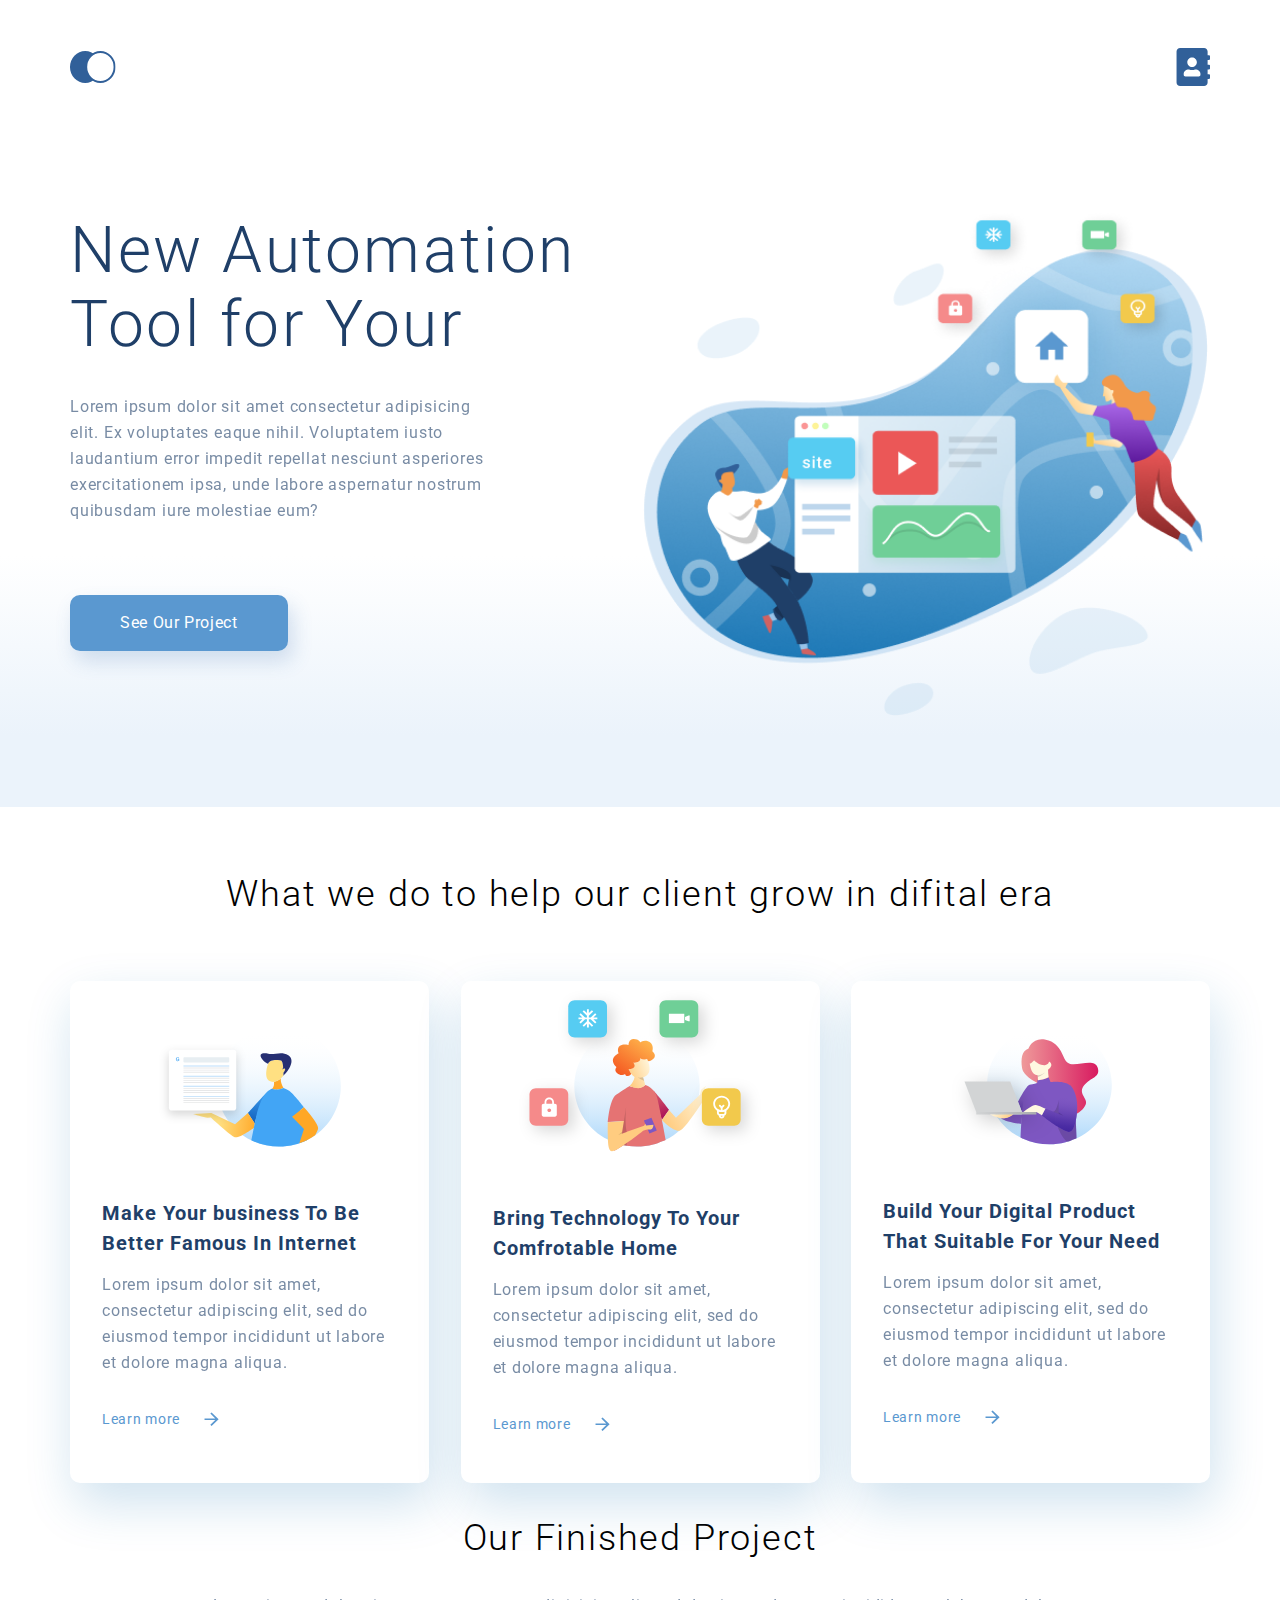
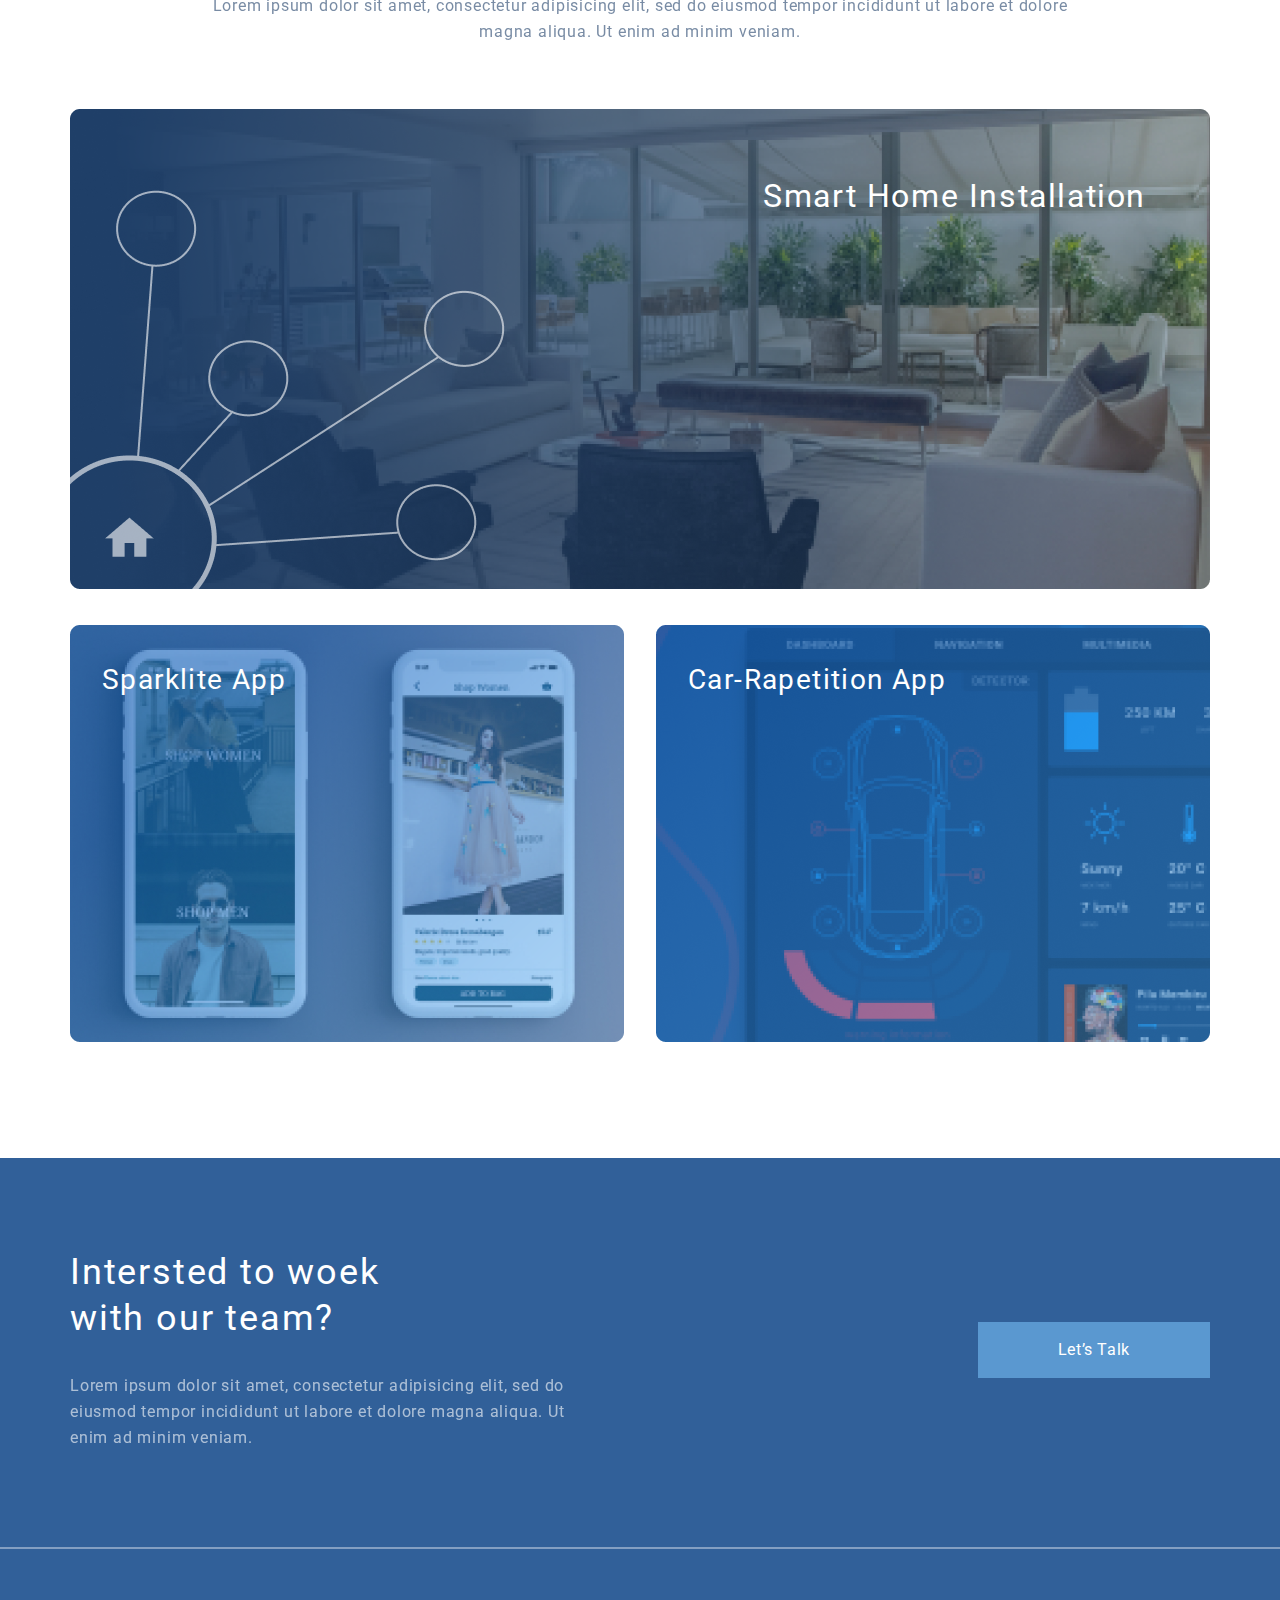
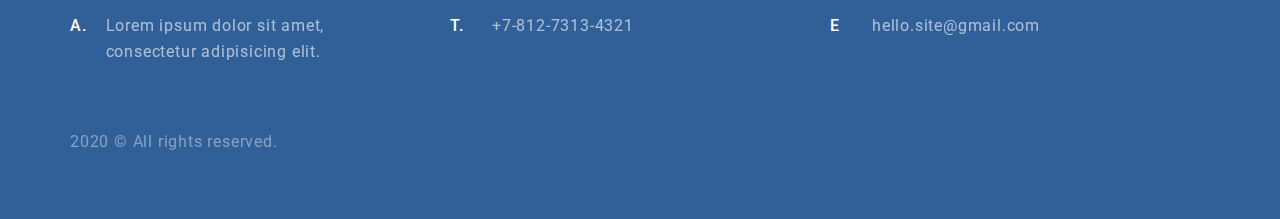
<file: portfolio/GB-layout/index.html>
<!DOCTYPE html>
<html lang="en">
  <head>
    <meta charset="UTF-8" />
    <meta name="viewport" content="width=device-width, initial-scale=1.0" />
    <link
      href="https://fonts.googleapis.com/css?family=Roboto:300,400,500,700&amp;subset=cyrillic"
      rel="stylesheet"
    />
    <link rel="stylesheet" href="style.css" />
    <title>Главная</title>
  </head>
  <body>
    <div class="wrapper">
      <div class="content">
        <header>
          <div class="header-main container">
            <div class="top">
              <nav>
                <a href="index.html"><img src="img/logo.svg" alt="logo" /></a>
                <a href="contacts.html"
                  ><img src="img/contacts.svg" alt="contacts"
                /></a>
              </nav>
              <div class="top__info">
                <h1 class="top__heading">New Automation Tool for Your</h1>
                <p class="text top__text">
                  Lorem ipsum dolor sit amet consectetur adipisicing elit. Ex
                  voluptates eaque nihil. Voluptatem iusto laudantium error
                  impedit repellat nesciunt asperiores exercitationem ipsa, unde
                  labore aspernatur nostrum quibusdam iure molestiae eum?
                </p>
                <a href="#" class="top__button">See Our Project</a>
              </div>
            </div>
          </div>
        </header>
        <div class="what-we-do container">
          <h3 class="heading">
            What we do to help our client grow in difital era
          </h3>
          <div class="card-box">
            <div class="card">
              <img class="card__img" src="img/card-1.svg" alt="card-1" />
              <h4 class="heading-mini">
                Make Your business To Be Better Famous In Internet
              </h4>
              <p class="text">
                Lorem ipsum dolor sit amet, consectetur adipiscing elit, sed do
                eiusmod tempor incididunt ut labore et dolore magna aliqua.
              </p>
              <a class="card__link card__link__item" href="#"
                >Learn more
                <img src="img/vector.svg" alt="vector" />
              </a>
            </div>
            <div class="card">
              <img
                class="card__img img-card-2"
                src="img/card-2.svg"
                alt="card-1"
              />
              <img
                class="card__img img-card-2_1"
                src="img/card-2_1.svg"
                alt="card-2_1"
              />
              <h4 class="heading-mini">
                Bring Technology To Your Comfrotable Home
              </h4>
              <p class="text">
                Lorem ipsum dolor sit amet, consectetur adipiscing elit, sed do
                eiusmod tempor incididunt ut labore et dolore magna aliqua.
              </p>
              <a class="card__link card__link__item" href="#"
                >Learn more
                <img src="img/vector.svg" alt="vector" />
              </a>
            </div>
            <div class="card">
              <img class="card__img" src="img/card-3.svg" alt="card-3" />
              <h4 class="heading-mini">
                Build Your Digital Product That Suitable For Your Need
              </h4>
              <p class="text">
                Lorem ipsum dolor sit amet, consectetur adipiscing elit, sed do
                eiusmod tempor incididunt ut labore et dolore magna aliqua.
              </p>
              <a class="card__link card__link__item" href="#"
                >Learn more
                <img src="img/vector.svg" alt="vector" />
              </a>
            </div>
          </div>
        </div>
        <div class="project container">
          <h3 class="heading">Our Finished Project</h3>
          <p class="text text__project">
            Lorem ipsum dolor sit amet, consectetur adipisicing elit, sed do
            eiusmod tempor incididunt ut labore et dolore magna aliqua. Ut enim
            ad minim veniam.
          </p>
          <div class="project__item">
            <img class="project__img" src="img/project-1.png" alt="photo" />
            <p class="project__text">Smart Home Installation</p>
          </div>
          <div class="project__parent">
            <div class="project__item project__item_margin">
              <img class="project__img" src="img/project-2.png" alt="photo" />
              <p class="project__text_mini">Sparklite App</p>
            </div>
            <div class="project__item">
              <img class="project__img" src="img/project-3.png" alt="photo" />
              <p class="project__text_mini">Car-Rapetition App</p>
            </div>
          </div>
        </div>
      </div>
      <footer>
        <div class="container-footer">
          <div class="footer-heading">
            <div class="heading-footer">
              <h3 class="heading-footer__item">
                Intersted to woek with our team?
              </h3>
              <p class="text">
                Lorem ipsum dolor sit amet, consectetur adipisicing elit, sed do
                eiusmod tempor incididunt ut labore et dolore magna aliqua. Ut
                enim ad minim veniam.
              </p>
            </div>
            <div class="footer__link">
              <a class="footer__link__item" href="#">Let’s Talk</a>
            </div>
          </div>
        </div>
        <hr />
        <div class="container-footer">
          <div class="footer-info">
            <div class="footer-info__item">
              <p class="text-mini">A.</p>
              <p class="text">
                Lorem ipsum dolor sit amet, consectetur adipisicing elit.
              </p>
            </div>
            <div class="footer-info__item">
              <p class="text-mini">T.</p>
              <p class="text">+7-812-7313-4321</p>
            </div>
            <div class="footer-info__item">
              <p class="text-mini">E</p>
              <p class="text">hello.site@gmail.com</p>
            </div>
          </div>
          <div class="footer__copyright">
            <p class="text">2020 &copy; All rights reserved.</p>
          </div>
        </div>
      </footer>
    </div>
  </body>
</html>
</file>
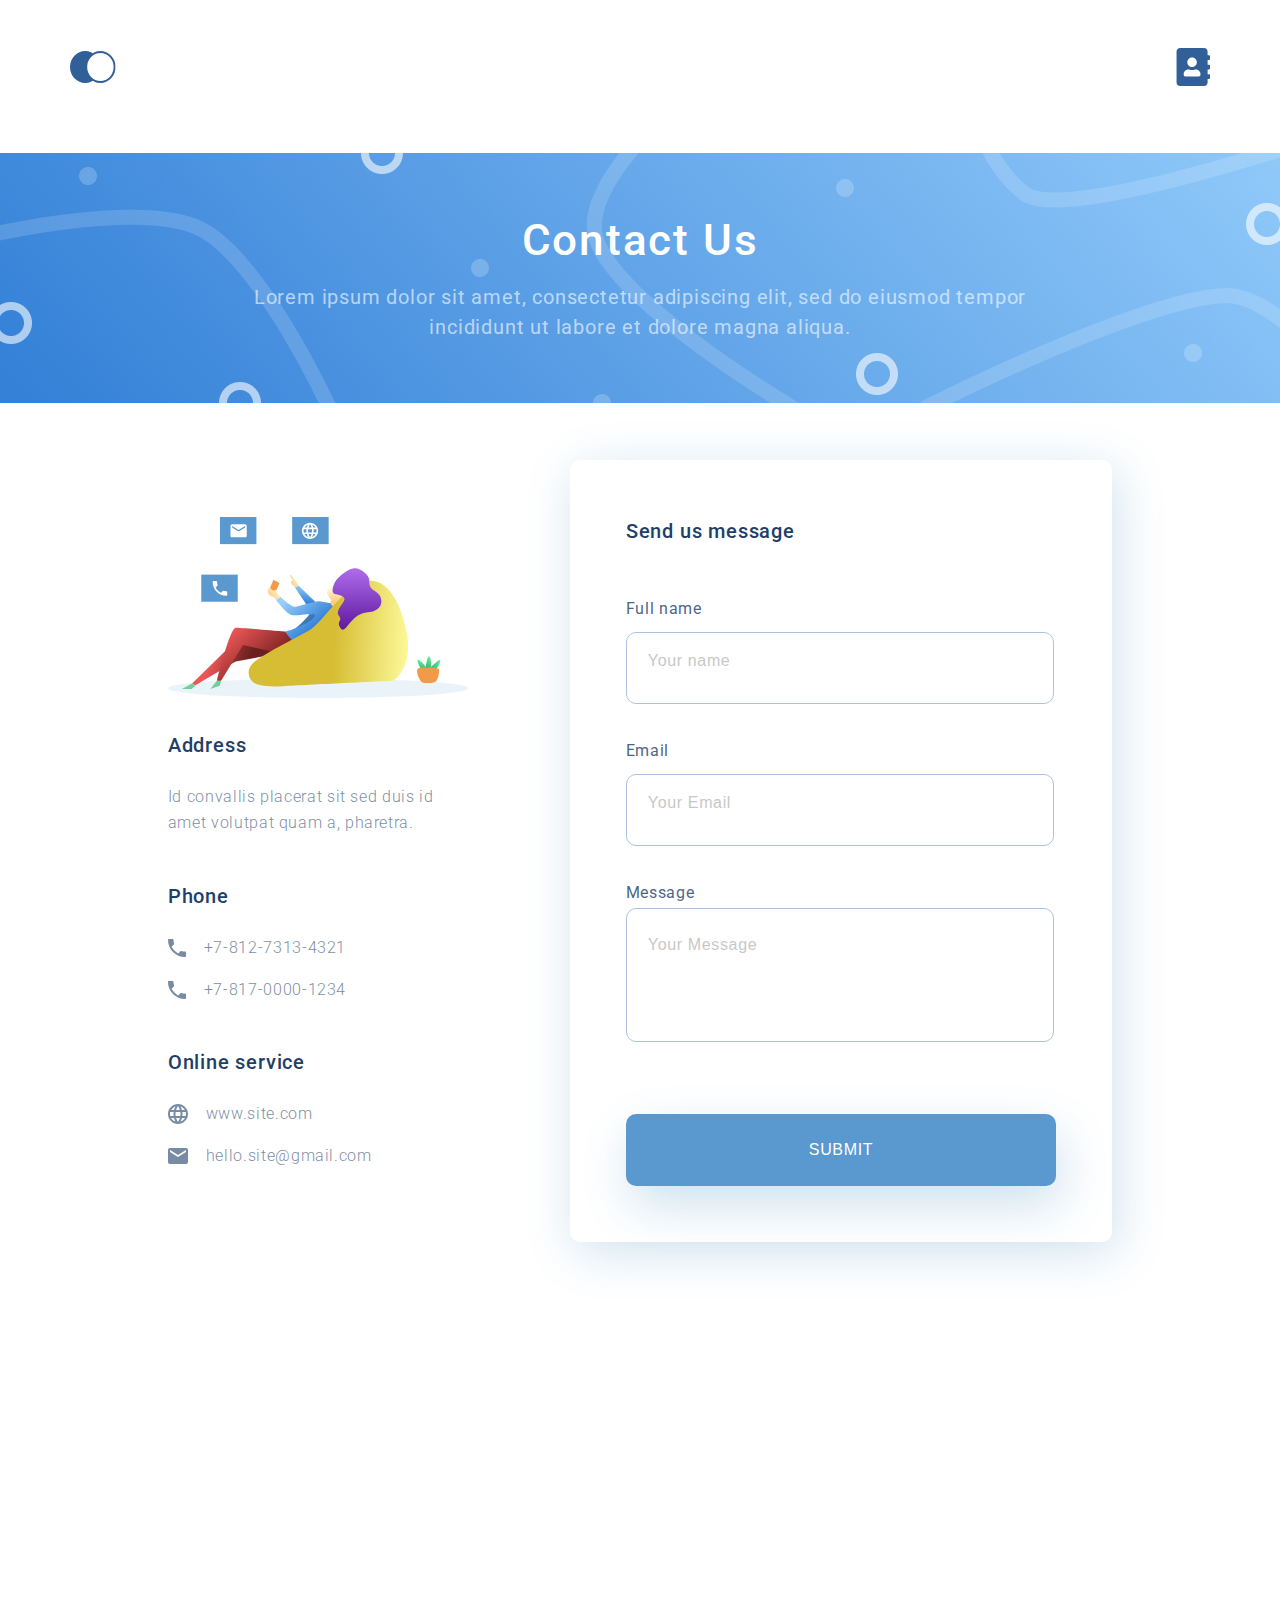
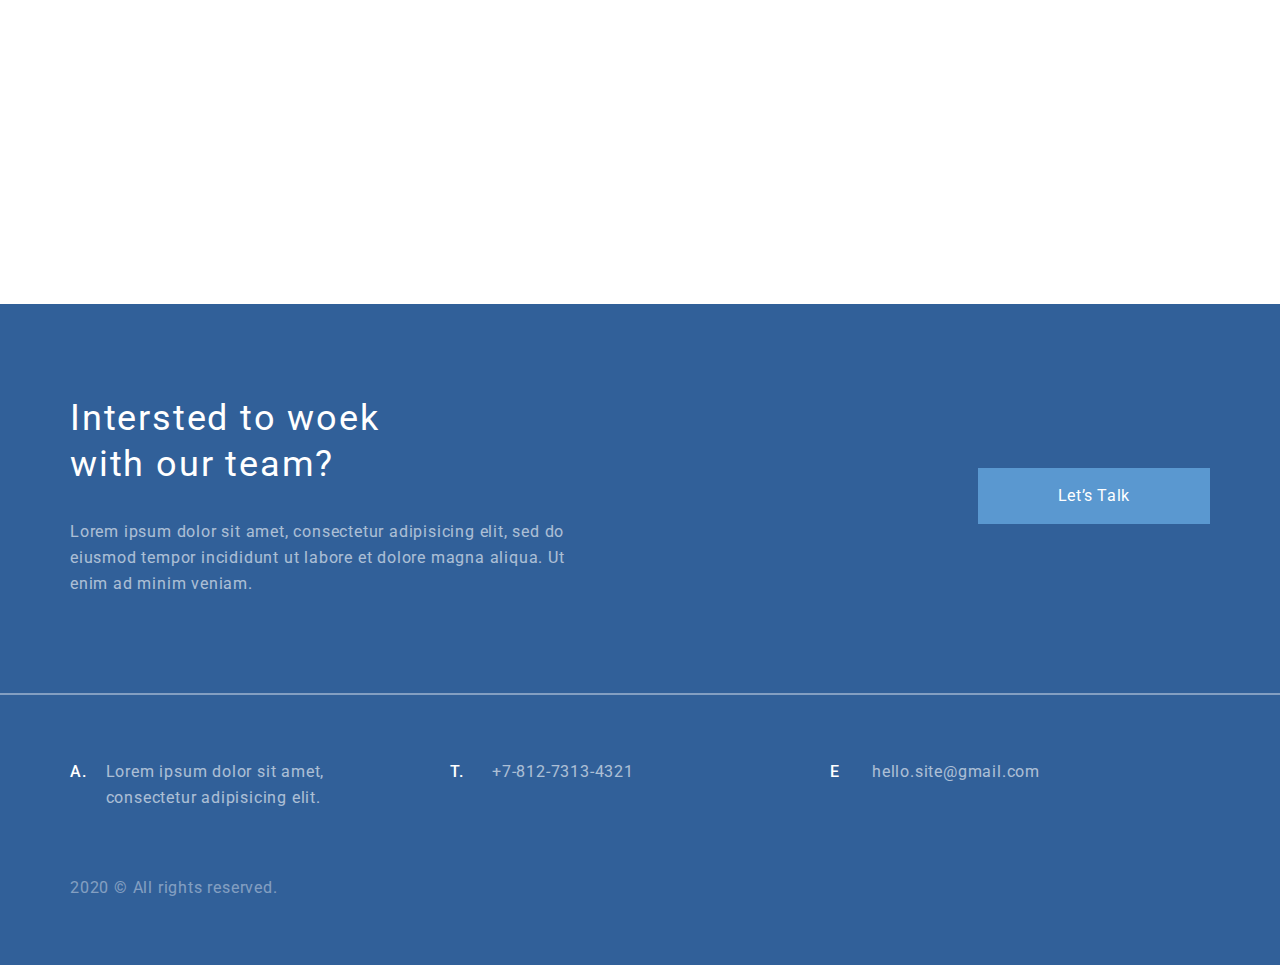
<file: portfolio/GB-layout/contacts.html>
<!DOCTYPE html>
<html lang="en">
  <head>
    <meta charset="UTF-8" />
    <meta name="viewport" content="width=device-width, initial-scale=1.0" />
    <link
      href="https://fonts.googleapis.com/css?family=Roboto:300,400,500,700&amp;subset=cyrillic"
      rel="stylesheet"
    />
    <link rel="stylesheet" href="style.css" />
    <title>Контакты</title>
  </head>
  <body>
    <header class="header-contact">
      <nav class="container">
        <a href="index.html"><img src="img/logo.svg" alt="logo" /></a>
        <a href="contacts.html"
          ><img src="img/contacts.svg" alt="contacts"
        /></a>
      </nav>
      <div class="contact-heading">
        <h2 class="heading-medium">Contact Us</h2>
        <p class="heading-text">
          Lorem ipsum dolor sit amet, consectetur adipiscing elit, sed do
          eiusmod tempor incididunt ut labore et dolore magna aliqua.
        </p>
      </div>
    </header>
    <section class="container-contact">
      <div class="contact-content">
        <div class="contact-info">
          <div class="contact-info__image">
            <img src="img/contact-img.svg" alt="contact" />
          </div>
          <div class="contact-info__address">
            <h4 class="contact-info__heading">Address</h4>
            <p class="contact-info__text">
              Id convallis placerat sit sed duis id amet volutpat quam a,
              pharetra.
            </p>
          </div>
          <div class="contact-info__phone">
            <h4 class="contact-info__heading">Phone</h4>
            <ul>
              <li class="contact-info__text">
                <img src="img/phone-icon.svg" alt="phone" />+7-812-7313-4321
              </li>
              <li class="contact-info__text">
                <img src="img/phone-icon.svg" alt="phone" />+7-817-0000-1234
              </li>
            </ul>
          </div>
          <div class="contact-info__service">
            <h4 class="contact-info__heading">Online service</h4>
            <a
              class="contact-info__text"
              href="https://www.artlebedev.ru/typograf/"
              target="_blank"
            >
              <img src="img/web-icon.svg" alt="web-icon" />
              www.site.com</a
            >
            <a
              class="contact-info__text"
              href="mailto:aleksey.pomazan@gmail.com"
            >
              <img src="img/email-icon.svg" alt="email-icon" />
              hello.site@gmail.com</a
            >
          </div>
        </div>
        <div class="contact-form">
          <h4 class="heading-form">Send us message</h4>
          <form>
            <div class="input">
              <p>Full name</p>
              <input class="form-input" placeholder="Your name" type="text" />
            </div>
            <div class="input">
              <p>Email</p>
              <input class="form-input" placeholder="Your Email" type="text" />
            </div>
            <div class="text-input">
              <p>Message</p>
              <input
                class="form-input form-textarea"
                placeholder="Your Message"
                type="text"
              />
            </div>
            <button class="form-button" type="submit">SUBMIT</button>
          </form>
        </div>
      </div>
      <div class="contact__map">
        <iframe
          src="https://www.google.com/maps/embed?pb=!1m18!1m12!1m3!1d2243.256888969443!2d37.78926491594989!3d55.78877709668424!2m3!1f0!2f0!3f0!3m2!1i1024!2i768!4f13.1!3m3!1m2!1s0x46b534d4930cd4b3%3A0xff58c07d6a2b4846!2z0JjQt9C80LDQudC70L7QstGB0LrQuNC5INC_0YAuLCA3My8yLCDQnNC-0YHQutCy0LAsINCg0L7RgdGB0LjRjywgMTA1MDQz!5e0!3m2!1sru!2sde!4v1594843243646!5m2!1sru!2sde"
          frameborder="0"
          style="border: 0;"
          allowfullscreen=""
          aria-hidden="false"
          tabindex="0"
        ></iframe>
      </div>
    </section>
    <footer>
      <div class="container-footer">
        <div class="footer-heading">
          <div class="heading-footer">
            <h3 class="heading-footer__item">
              Intersted to woek with our team?
            </h3>
            <p class="text">
              Lorem ipsum dolor sit amet, consectetur adipisicing elit, sed do
              eiusmod tempor incididunt ut labore et dolore magna aliqua. Ut
              enim ad minim veniam.
            </p>
          </div>
          <div class="footer__link">
            <a class="footer__link__item" href="#">Let’s Talk</a>
          </div>
        </div>
      </div>
      <hr />
      <div class="container-footer">
        <div class="footer-info">
          <div class="footer-info__item">
            <p class="text-mini">A.</p>
            <p class="text">
              Lorem ipsum dolor sit amet, consectetur adipisicing elit.
            </p>
          </div>
          <div class="footer-info__item">
            <p class="text-mini">T.</p>
            <p class="text">+7-812-7313-4321</p>
          </div>
          <div class="footer-info__item">
            <p class="text-mini">E</p>
            <p class="text">hello.site@gmail.com</p>
          </div>
        </div>
        <div class="footer__copyright">
          <p class="text">2020 &copy; All rights reserved.</p>
        </div>
      </div>
    </footer>
  </body>
</html>
</file>
<file: portfolio/GB-layout/style.css>
* {
  margin: 0;
  padding: 0;
}
body,
html {
  font-family: "Roboto", sans-serif;
}
.container {
  max-width: 1140px;
  margin: 0 auto;
}
.container-contact {
  max-width: 1140px;
  margin: 0 auto;
}
.container-footer {
  max-width: 1140px;
  margin: 0 auto;
}
header {
  background: linear-gradient(
    0deg,
    #ebf3fb 8.84%,
    rgba(152, 195, 232, 0) 31.12%
  );
}
.header-main {
  padding-top: 39px;
  min-height: 768px;
  background-image: url(img/top_back.png);
  background-repeat: no-repeat;
  background-position: right 210px;
  background-size: 50%;
}
.header-contact {
  padding-top: 39px;
}
header nav {
  display: flex;
  justify-content: space-between;
  align-items: center;
  height: 60px;
  max-width: 100%;
}
a {
  text-decoration: none;
}
.top {
  display: flex;
  flex-direction: column;
  height: 100%;
}
.top__info {
  flex-grow: 1;
  padding-top: 115px;
}
.top__heading {
  width: 510px;
  font-weight: 300;
  font-size: 64px;
  line-height: 74px;
  letter-spacing: 0.04em;
  color: #1f3f68;
  margin-bottom: 32px;
}
.top__text {
  width: 425px;
}
.top__button {
  font-size: 16px;
  line-height: 26px;
  text-align: center;
  letter-spacing: 0.04em;
  color: #ffffff;
  background: #5a98d0;
  box-shadow: 5px 10px 20px rgba(53, 110, 173, 0.2);
  border-radius: 10px;
  padding: 15px 50px;
  text-decoration: none;
  display: inline-block;
  margin-top: 71px;
}
.what-we-do {
  padding-top: 64px;
}
.card-box {
  display: flex;
  justify-content: space-between;
  padding-top: 64px;
  padding-bottom: 32px;
}
.card {
  position: relative;
  padding: 44px 32px;
  width: 359px;
  box-sizing: border-box;
  background: #ffffff;
  box-shadow: 5px 20px 50px rgba(16, 112, 177, 0.2);
  border-radius: 10px;
  display: flex;
  flex-direction: column;
}
.card__img {
  align-self: center;
  margin-bottom: 51px;
}
.img-card-2_1 {
  position: absolute;
  top: 9px;
}
.card__link {
  display: flex;
  align-items: center;
  margin-top: 28px;
}
.card__link__item {
  width: max-content;
  font-size: 14px;
  line-height: 30px;
  letter-spacing: 0.05em;
  color: #5a98d0;
  text-decoration: none;
}
.card__link__item img {
  margin-left: 24px;
}

.project {
  margin-bottom: 112px;
}

.project__img {
  width: 100%;
}

.project__parent {
  display: flex;
  justify-content: space-between;
  margin-top: 32px;
}

.project__item {
  position: relative;
  flex-grow: 1;
}

.project__item_margin {
  margin-right: 32px;
}
.project__text {
  font-size: 32px;
  line-height: 46px;
  text-align: right;
  letter-spacing: 0.05em;
  color: #ffffff;
  position: absolute;
  top: 64px;
  right: 64px;
}
.project__text_mini {
  font-size: 28px;
  line-height: 46px;
  letter-spacing: 0.05em;
  color: #ffffff;
  position: absolute;
  left: 32px;
  top: 32px;
}
.text__project {
  width: 75%;
  margin: 32px auto 64px;
  opacity: 1;
  text-align: center;
}
.text {
  font-size: 16px;
  line-height: 26px;
  color: #1f3f68;
  letter-spacing: 0.05em;
  opacity: 0.6;
}
.heading-medium {
  font-weight: 500;
  font-size: 44px;
  text-align: center;
  letter-spacing: 0.04em;
  color: #ffffff;
}
.heading {
  font-weight: 300;
  font-size: 36px;
  line-height: 46px;
  text-align: center;
  letter-spacing: 0.05em;
  color: #000000;
}
.heading-mini {
  font-size: 20px;
  line-height: 30px;
  letter-spacing: 0.05em;
  color: #1f3f68;
  margin-bottom: 14px;
}
.heading-text {
  max-width: 780px;
  font-size: 20px;
  line-height: 30px;
  font-weight: normal;
  text-align: center;
  letter-spacing: 0.04em;
  color: rgba(255, 255, 255, 0.6);
}
.contact-form {
  padding: 56px;
  background: #ffffff;
  box-shadow: 5px 10px 50px rgba(16, 112, 177, 0.2);
  border-radius: 10px;
}
.heading-form {
  font-weight: 500;
  font-size: 20px;
  line-height: 30px;
  letter-spacing: 0.04em;
  color: #1f3f68;
}
input {
  padding: 21px 0 36px 21px;
}
.input {
  margin-bottom: 32px;
}
.input p {
  margin-bottom: 8px;
}
form {
  margin-top: 48px;
}
form p {
  font-size: 16px;
  line-height: 30px;
  letter-spacing: 0.04em;
  color: #1f3f68;
  opacity: 0.8;
}
.form-input {
  opacity: 0.4;
  font-size: 16px;
  line-height: 30px;
  letter-spacing: 0.04em;
  width: 428px;
  height: 72px;
  color: #1f3f68;
  border: 1px solid #356ead;
  box-sizing: border-box;
  border-radius: 10px;
}
.form-textarea {
  max-width: 428px;
  padding: 36px 0 96px 21px;
  margin: 0;
}
.form-button {
  background: #5a98d0;
  box-shadow: 5px 20px 50px rgba(16, 112, 177, 0.2);
  border-radius: 10px;
  font-weight: 500;
  font-size: 16px;
  line-height: 26px;
  border: 0;
  text-align: center;
  letter-spacing: 0.04em;
  color: #ffffff;
  padding: 23px 183px;
  text-decoration: none;
  display: inline-block;
  margin-top: 72px;
}
.contact-heading {
  display: flex;
  flex-direction: column;
  align-items: center;
  justify-content: center;
  height: 250px;
  margin-top: 54px;
  background-image: url(img/contact_back.png);
  background-repeat: no-repeat;
  background-size: cover;
}
.contact-heading h2 {
  margin-bottom: 16px;
}
.contact-content {
  padding: 57px 0 96px 0;
  display: flex;
  align-items: center;
  justify-content: center;
}
.contact-info {
  display: flex;
  justify-content: space-between;
  align-items: flex-start;
  flex-direction: column;
  width: 301px;
  height: 668px;
  padding-right: 101px;
}
.contact-info__heading {
  margin-bottom: 24px;
  font-weight: 500;
  font-size: 20px;
  line-height: 30px;
  letter-spacing: 0.04em;
  color: #1f3f68;
}
.contact-info__text {
  display: flex;
  align-items: center;
  font-weight: 300;
  font-size: 16px;
  line-height: 26px;
  letter-spacing: 0.04em;
  color: #1f3f68;
  opacity: 0.6;
  margin-bottom: 16px;
  padding: 0;
}
.contact-info__text img {
  margin-right: 18px;
}
iframe {
  width: 100%;
  height: 450px;
}
.contact__map {
  margin-bottom: 112px;
}
footer {
  background: #316099;
}
.footer-heading {
  display: flex;
  align-items: center;
  justify-content: space-between;
  max-width: 100%;
  padding: 91px 0 96px 0;
}
.heading-footer {
  max-width: 495px;
}
.heading-footer__item {
  max-width: 341px;
  text-align: left;
  font-style: normal;
  font-weight: normal;
  font-size: 36px;
  line-height: 46px;
  letter-spacing: 0.05em;
  color: #ffffff;
  margin-bottom: 32px;
}

.footer-heading .text {
  font-size: 16px;
  line-height: 26px;
  letter-spacing: 0.05em;
  color: #ffffff;
  opacity: 0.6;
}
.footer__link__item {
  background: #5a98d0;
  font-size: 16px;
  line-height: 26px;
  text-align: center;
  letter-spacing: 0.04em;
  color: #ffffff;
  text-decoration: none;
  padding: 15px 80px;
  text-decoration: none;
  display: inline-block;
}

hr {
  max-width: 100%;
  opacity: 0.4;
  border: 1px solid #ffffff;
}
.footer-info {
  display: flex;
  margin: 64px 0 64px 0;
}
.footer-info__item {
  display: flex;
  width: 35%;
}
.footer-info__item .text {
  margin-right: 32px;
  font-size: 16px;
  line-height: 26px;
  letter-spacing: 0.05em;
  color: #ffffff;
}
.footer-info__item .text-mini {
  width: 23px;
  margin-right: 19px;
  font-weight: 500;
  font-size: 16px;
  line-height: 26px;
  letter-spacing: 0.05em;
  color: #ffffff;
}
.footer__copyright {
  padding-bottom: 64px;
}
.footer__copyright .text {
  font-size: 16px;
  line-height: 26px;
  letter-spacing: 0.05em;
  color: #ffffff;
  opacity: 0.4;
}
@media (max-width: 1224px) {
  .container {
    margin-left: 32px;
    margin-right: 32px;
  }
  .card-box {
    display: flex;
    align-items: center;
    flex-direction: column;
    margin: 0 auto;
  }
  .card {
    margin-bottom: 32px;
  }
  .container-footer {
    padding: 0 124px 0 124px;
  }
}
@media (max-width: 1024px) {
  .header-main {
    background-position: right 380px;
    background-size: 50%;
  }
  .project__text_mini {
    left: 19px;
    top: 19px;
  }
  .container-contact {
    margin: 0;
  }
  .contact-content {
    flex-direction: column;
    padding: 64px 0 64px 0;
  }
  .contact-info {
    padding: 0 0 64px 0;
  }
  .contact__map {
    margin-bottom: 64px;
  }
  .footer-heading {
    padding: 47px 0 64px 0;
  }
  .heading-footer {
    width: 70%;
  }
  .footer__link__item {
    padding: 3px 30px;
  }
  .footer-info {
    flex-direction: column;
    padding: 64px 0 64px 0;
    margin: 0;
  }
  .footer-info .text {
    margin-top: 47px;
  }
  .footer-info__item {
    width: 100%;
    margin-bottom: 17px;
  }
  .footer-info__item li {
    max-width: 100%;
  }
}

@media (max-width: 667px) {
  .header-main {
    background-image: none;
  }
  .container {
    padding-left: 17px;
    padding-right: 17px;
    margin: 0;
  }
  .top__heading {
    width: 100%;
    font-size: 32px;
    line-height: 37px;
    text-align: center;
    margin-bottom: 12px;
  }
  .header-main {
    padding-top: 10px;
    padding-bottom: 41px;
    box-sizing: border-box;
    min-height: 375px;
    background: linear-gradient(
      0deg,
      #daeaf7 8.84%,
      rgba(152, 195, 232, 0) 31.12%
    );
  }
  .top__info {
    display: flex;
    flex-direction: column;
    align-items: center;
    background-image: none;
    padding-top: 36px;
  }
  .top__text {
    width: 100%;
    text-align: center;
  }
  .top__button {
    margin-top: 32px;
    font-size: 12px;
    line-height: 26px;
    padding: 0 8px;
  }
  .heading {
    font-size: 24px;
    line-height: 28px;
  }
  .card {
    padding: 40px 30px 21px 30px;
    max-width: 335px;
  }
  .card-box {
    padding-top: 32px;
  }
  .card__link__item {
    margin-right: 14px;
  }
  .what-we-do {
    padding-top: 48px;
  }
  .text__project {
    width: 100%;
    color: #222222;
    opacity: 1;
  }
  .project {
    margin-bottom: 64px;
  }
  .project__text {
    font-size: 16px;
    line-height: 19px;
    top: 16px;
    right: 16px;
  }
  .project__text_mini {
    font-size: 16px;
    line-height: 19px;
    left: 16px;
    top: 16px;
  }
  .project__parent {
    display: flex;
    flex-direction: column;
    margin-top: 16px;
  }
  .project__item_margin {
    margin-right: 0;
    margin-bottom: 16px;
  }
  .heading-medium {
    font-size: 24px;
    line-height: 28px;
  }
  .heading-text {
    font-size: 16px;
    line-height: 30px;
  }
  .header-contact {
    padding-top: 10px;
  }
  .contact-heading {
    margin-top: 30px;
  }
  .contact-content {
    padding: 32px 0 32px 0;
  }
  .contact-info {
    padding: 0 0 32px 0;
  }
  .heading-form {
    font-size: 16px;
    line-height: 30px;
  }
  .contact-form {
    padding: 36px;
  }
  .form-input {
    width: 270px;
    height: auto;
    font-size: 14px;
    line-height: 30px;
    opacity: 0.4;
  }
  .form-button {
    width: 270px;
    padding: 15px 0;
  }
  input {
    padding: 14px 0 27px 14px;
  }
  .form-textarea {
    padding: 22px 0 59px 13px;
  }
  .input {
    margin-bottom: 20px;
  }
  .input p {
    margin-bottom: 5px;
  }
  form {
    margin-top: 31px;
  }
  form p {
    font-size: 14px;
    line-height: 30px;
  }
  iframe {
    height: 350px;
  }
  .contact__map {
    margin-bottom: 32px;
  }
  .container-footer {
    padding: 0;
  }
  .heading-footer {
    width: 100%;
    display: flex;
    flex-direction: column;
    align-items: center;
  }
  .heading-footer__item {
    max-width: 70%;
    font-size: 24px;
    line-height: 28px;
    text-align: center;
  }
  .footer-heading .text {
    text-align: center;
    margin-bottom: 40px;
  }
  .footer__link__item {
    padding: 3px 15px;
    margin-bottom: 41px;
  }
  .footer-heading {
    padding: 18px 16px 0 16px;
    justify-content: center;
    flex-direction: column;
  }
  .footer-info {
    flex-direction: column;
    padding: 32px 16px;
    margin: 0;
  }
  .footer-info__item {
    width: 100%;
    margin-bottom: 17px;
  }
  .footer-info__item li {
    margin-right: 0;
  }
  .footer__copyright .text {
    text-align: center;
  }
}
</file>
